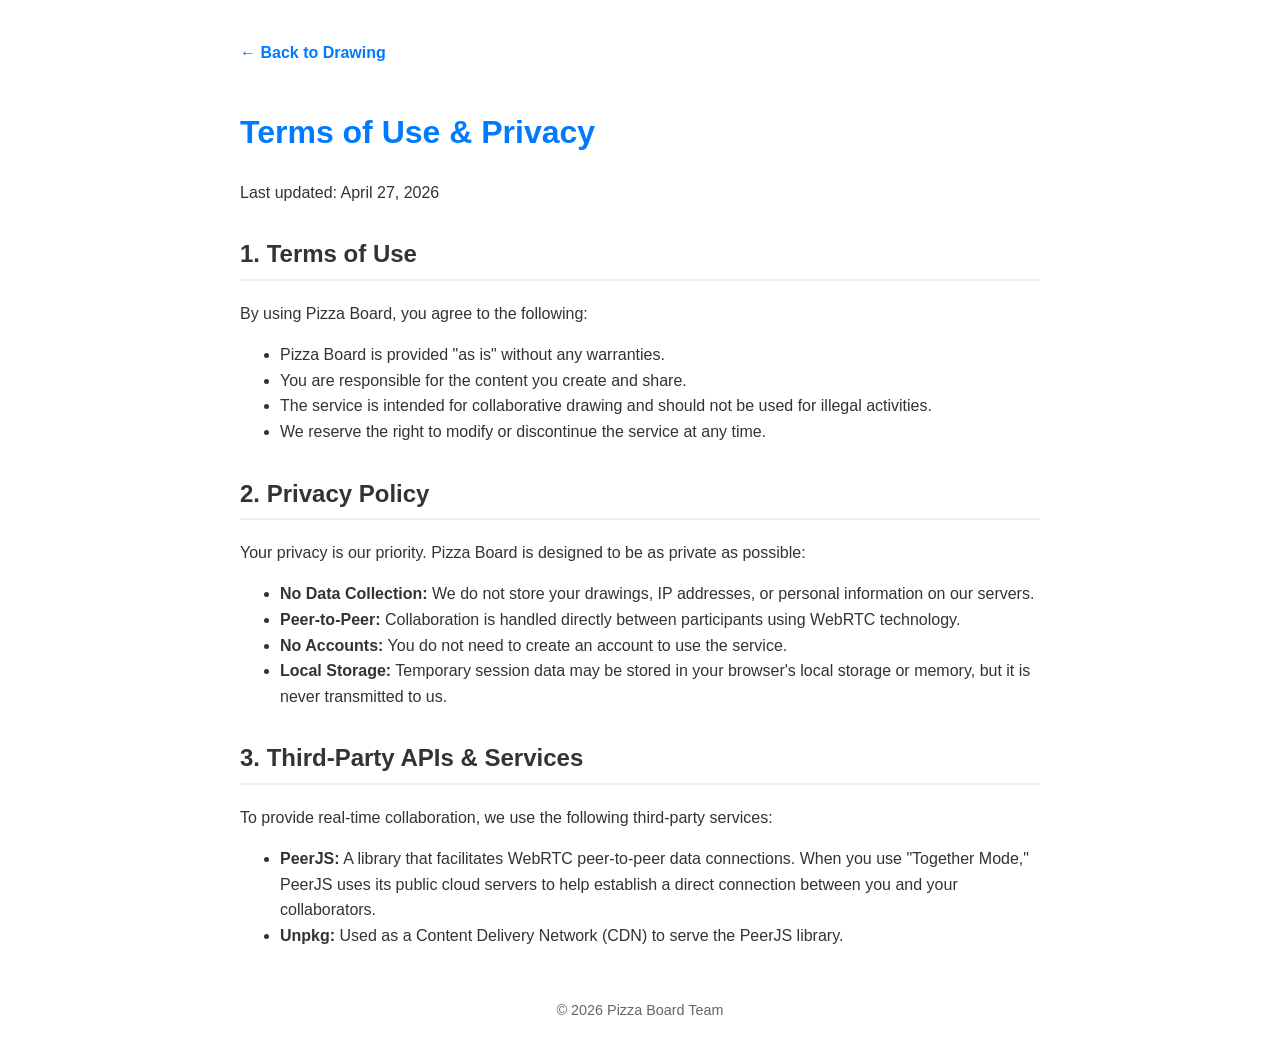
<file: terms.html>
<!DOCTYPE html>
<html lang="en">
<head>
    <meta charset="UTF-8">
    <meta name="viewport" content="width=device-width, initial-scale=1.0">
    <title>Terms of Use & Privacy - Pizza Board</title>
    <link rel="stylesheet" href="style.css">
    <style>
        body {
            overflow: auto;
            padding: 40px 20px;
            max-width: 800px;
            margin: 0 auto;
            line-height: 1.6;
            color: #333;
            background-color: #fff;
            user-select: text;
            -webkit-user-select: text;
        }
        h1 { color: var(--accent-color); }
        h2 { margin-top: 30px; border-bottom: 2px solid #eee; padding-bottom: 5px; }
        section { margin-bottom: 20px; }
        .back-link {
            display: inline-block;
            margin-bottom: 20px;
            text-decoration: none;
            color: var(--accent-color);
            font-weight: bold;
        }
        .back-link:hover { text-decoration: underline; }
        footer { margin-top: 50px; font-size: 0.9em; color: #666; text-align: center; }
    </style>
</head>
<body>
    <a href="index.html" class="back-link">&larr; Back to Drawing</a>
    
    <h1>Terms of Use & Privacy</h1>
    <p>Last updated: April 27, 2026</p>

    <section>
        <h2>1. Terms of Use</h2>
        <p>By using Pizza Board, you agree to the following:</p>
        <ul>
            <li>Pizza Board is provided "as is" without any warranties.</li>
            <li>You are responsible for the content you create and share.</li>
            <li>The service is intended for collaborative drawing and should not be used for illegal activities.</li>
            <li>We reserve the right to modify or discontinue the service at any time.</li>
        </ul>
    </section>

    <section>
        <h2>2. Privacy Policy</h2>
        <p>Your privacy is our priority. Pizza Board is designed to be as private as possible:</p>
        <ul>
            <li><strong>No Data Collection:</strong> We do not store your drawings, IP addresses, or personal information on our servers.</li>
            <li><strong>Peer-to-Peer:</strong> Collaboration is handled directly between participants using WebRTC technology.</li>
            <li><strong>No Accounts:</strong> You do not need to create an account to use the service.</li>
            <li><strong>Local Storage:</strong> Temporary session data may be stored in your browser's local storage or memory, but it is never transmitted to us.</li>
        </ul>
    </section>

    <section>
        <h2>3. Third-Party APIs & Services</h2>
        <p>To provide real-time collaboration, we use the following third-party services:</p>
        <ul>
            <li><strong>PeerJS:</strong> A library that facilitates WebRTC peer-to-peer data connections. When you use "Together Mode," PeerJS uses its public cloud servers to help establish a direct connection between you and your collaborators.</li>
            <li><strong>Unpkg:</strong> Used as a Content Delivery Network (CDN) to serve the PeerJS library.</li>
        </ul>
    </section>

    <footer>
        &copy; 2026 Pizza Board Team
    </footer>
</body>
</html>
</file>
<file: style.css>
:root {
    --bg-color: #f8f9fa;
    --toolbar-bg: rgba(255, 255, 255, 0.9);
    --accent-color: #007bff;
    --text-color: #333;
    --shadow: 0 4px 15px rgba(0, 0, 0, 0.1);
}

body {
    margin: 0;
    padding: 0;
    overflow: hidden;
    font-family: 'Segoe UI', Tahoma, Geneva, Verdana, sans-serif;
    background-color: var(--bg-color);
    user-select: none;
    -webkit-user-select: none;
    touch-action: manipulation;
}

#canvas {
    display: block;
    cursor: crosshair;
    background-color: white;
    touch-action: none;
}

.toolbar {
    position: fixed;
    top: 20px;
    left: 50%;
    transform: translateX(-50%);
    background: var(--toolbar-bg);
    padding: 10px 20px;
    border-radius: 8px;
    box-shadow: var(--shadow);
    display: flex;
    align-items: center;
    gap: 15px;
    backdrop-filter: blur(10px);
    z-index: 100;
    border: 1px solid rgba(0, 0, 0, 0.05);
    max-width: 95vw;
    overflow-x: auto;
    scrollbar-width: none;
}

.toolbar::-webkit-scrollbar {
    display: none;
}

.tool-group {
    display: flex;
    align-items: center;
    gap: 8px;
    flex-shrink: 0;
}

.tool-group label {
    display: flex;
    align-items: center;
    gap: 5px;
}

.tool-icon {
    display: none;
    width: 20px;
    height: 20px;
}

label {
    font-size: 14px;
    font-weight: 600;
    color: var(--text-color);
    white-space: nowrap;
}

input[type="text"] {
    font-size: 16px;
    border-radius: 4px;
    border: 1px solid #ccc;
    padding: 4px 8px;
}

input[type="color"] {
    border: none;
    width: 30px;
    height: 30px;
    cursor: pointer;
    background: none;
    padding: 0;
    flex-shrink: 0;
}

input[type="range"] {
    width: 100px;
    cursor: pointer;
}

button {
    padding: 8px 16px;
    border: none;
    border-radius: 4px;
    background-color: var(--accent-color);
    color: white;
    font-weight: 600;
    cursor: pointer;
    transition: background 0.2s, transform 0.1s;
    display: flex;
    align-items: center;
    justify-content: center;
    gap: 8px;
    white-space: nowrap;
    flex-shrink: 0;
}

button .btn-text {
    display: inline;
}

button .tool-icon {
    display: none;
    width: 20px;
    height: 20px;
}

button:hover {
    background-color: #0056b3;
}

button:active {
    transform: scale(0.95);
}

button.clear-btn {
    background-color: #dc3545;
}

button.undo-btn {
    background-color: #6c757d;
}

button.undo-btn:hover {
    background-color: #5a6268;
}

button.undo-btn:disabled {
    background-color: #ccc;
    cursor: not-allowed;
}

.collab-panel {
    position: fixed;
    top: 85px;
    left: 50%;
    transform: translateX(-50%);
    background: var(--toolbar-bg);
    padding: 10px 20px;
    border-radius: 8px;
    box-shadow: var(--shadow);
    display: flex;
    align-items: center;
    gap: 10px;
    z-index: 99;
    backdrop-filter: blur(10px);
    border: 1px solid rgba(0, 0, 0, 0.05);
    font-size: 14px;
}

#peerIdDisplay {
    font-family: monospace;
    background: #eee;
    padding: 2px 6px;
    border-radius: 4px;
    font-weight: bold;
}

#setupMode, #activeMode {
    display: flex;
    align-items: center;
    gap: 10px;
}

@media (max-width: 850px) {
    .toolbar {
        padding: 8px 12px;
        gap: 10px;
    }
    .tool-group label span {
        display: none;
    }
    .tool-icon {
        display: block;
    }
    button .btn-text {
        display: none;
    }
    button .tool-icon {
        display: block;
    }
    button {
        padding: 8px;
        border-radius: 4px;
    }
    input[type="range"] {
        width: 60px;
    }
    .collab-panel {
        top: 75px;
        padding: 8px 12px;
        font-size: 12px;
    }
}

.status {
    position: fixed;
    bottom: 20px;
    right: 20px;
    font-size: 12px;
    color: #888;
    background: rgba(255, 255, 255, 0.7);
    padding: 5px 10px;
    border-radius: 4px;
    z-index: 90;
}

.privacy-link {
    position: fixed;
    bottom: 20px;
    left: 20px;
    font-size: 12px;
    background: rgba(255, 255, 255, 0.7);
    padding: 5px 10px;
    border-radius: 4px;
    z-index: 90;
}

.privacy-link a {
    color: #888;
    text-decoration: underline;
}

.privacy-link a:hover {
    color: var(--accent-color);
}

.hidden-heading {
    position: absolute;
    width: 1px;
    height: 1px;
    padding: 0;
    margin: -1px;
    overflow: hidden;
    clip: rect(0, 0, 0, 0);
    white-space: nowrap;
    border: 0;
}

.hidden { display: none !important; }
</file>
